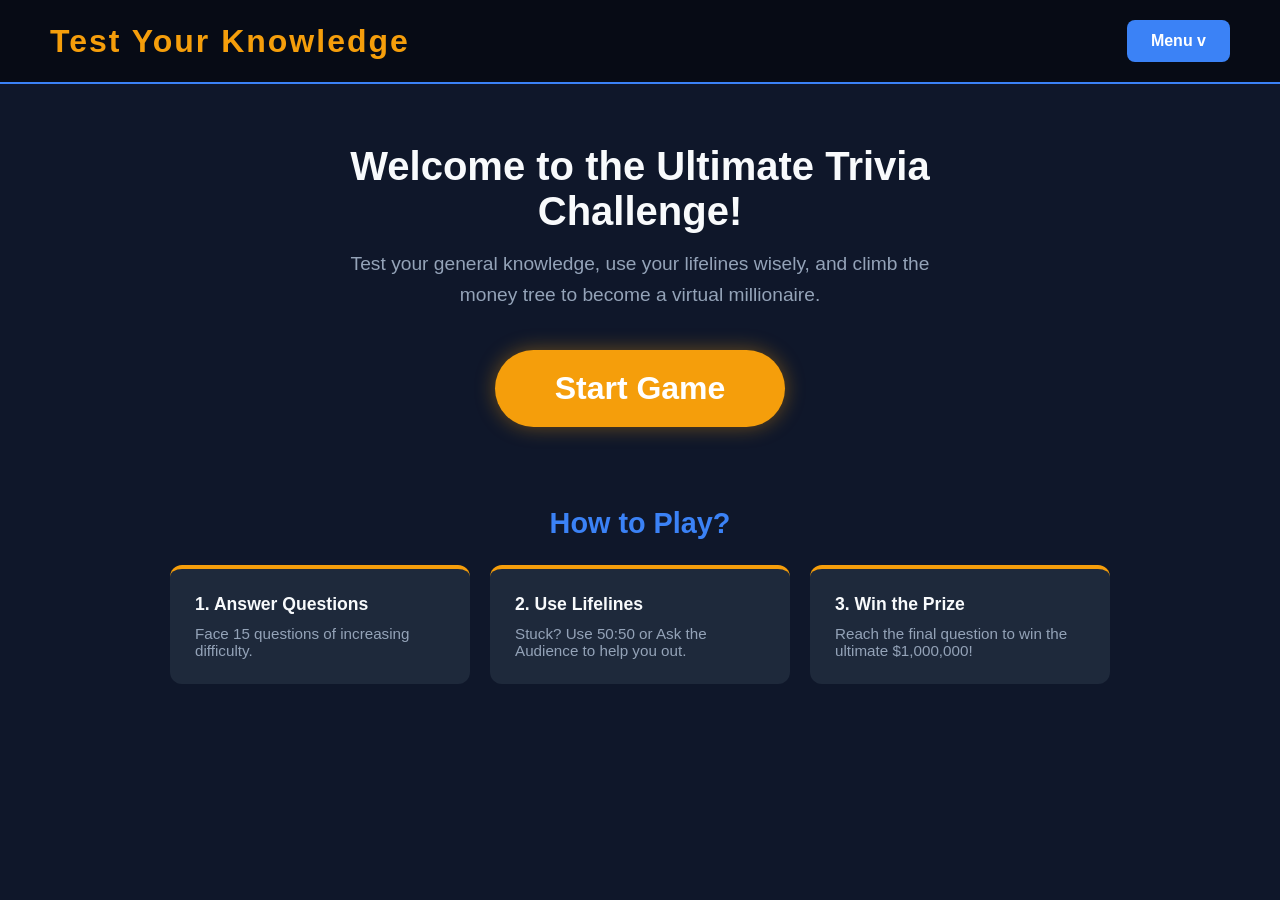
<file: index.html>
<!DOCTYPE html>
<html lang="en">
<head>
    <meta charset="UTF-8">
    <meta name="viewport" content="width=device-width, initial-scale=1.0">
    <title>Test Your Knowledge - Home</title>
    <link rel="stylesheet" href="style.css">
</head>
<body>

    <header>
        <h1>Test Your Knowledge</h1>
        <nav aria-label="Main navigation">
            <div class="dropdown">
                <button class="dropbtn" aria-haspopup="true">Menu v</button>
                <div class="dropdown-content">
                    <a href="index.html">Home</a>
                    <a href="user-panel.html">User Panel</a>
                    <a href="questions.html">Questions List</a>
                </div>
            </div>
        </nav>
    </header>

    <main class="home-main">
        <div class="hero-section">
            <h2>Welcome to the Ultimate Trivia Challenge!</h2>
            <p>Test your general knowledge, use your lifelines wisely, and climb the money tree to become a virtual millionaire.</p>
        </div>

        <a href="game.html" class="start-btn" style="text-decoration: none; display: inline-block; text-align: center;">Start Game</a>

        <div class="rules-section">
            <h3>How to Play?</h3>
            <div class="rules-grid">
                <div class="rule-box">
                    <h4>1. Answer Questions</h4>
                    <p>Face 15 questions of increasing difficulty.</p>
                </div>
                <div class="rule-box">
                    <h4>2. Use Lifelines</h4>
                    <p>Stuck? Use 50:50 or Ask the Audience to help you out.</p>
                </div>
                <div class="rule-box">
                    <h4>3. Win the Prize</h4>
                    <p>Reach the final question to win the ultimate $1,000,000!</p>
                </div>
            </div>
        </div>
    </main>

</body>
</html>
</file>
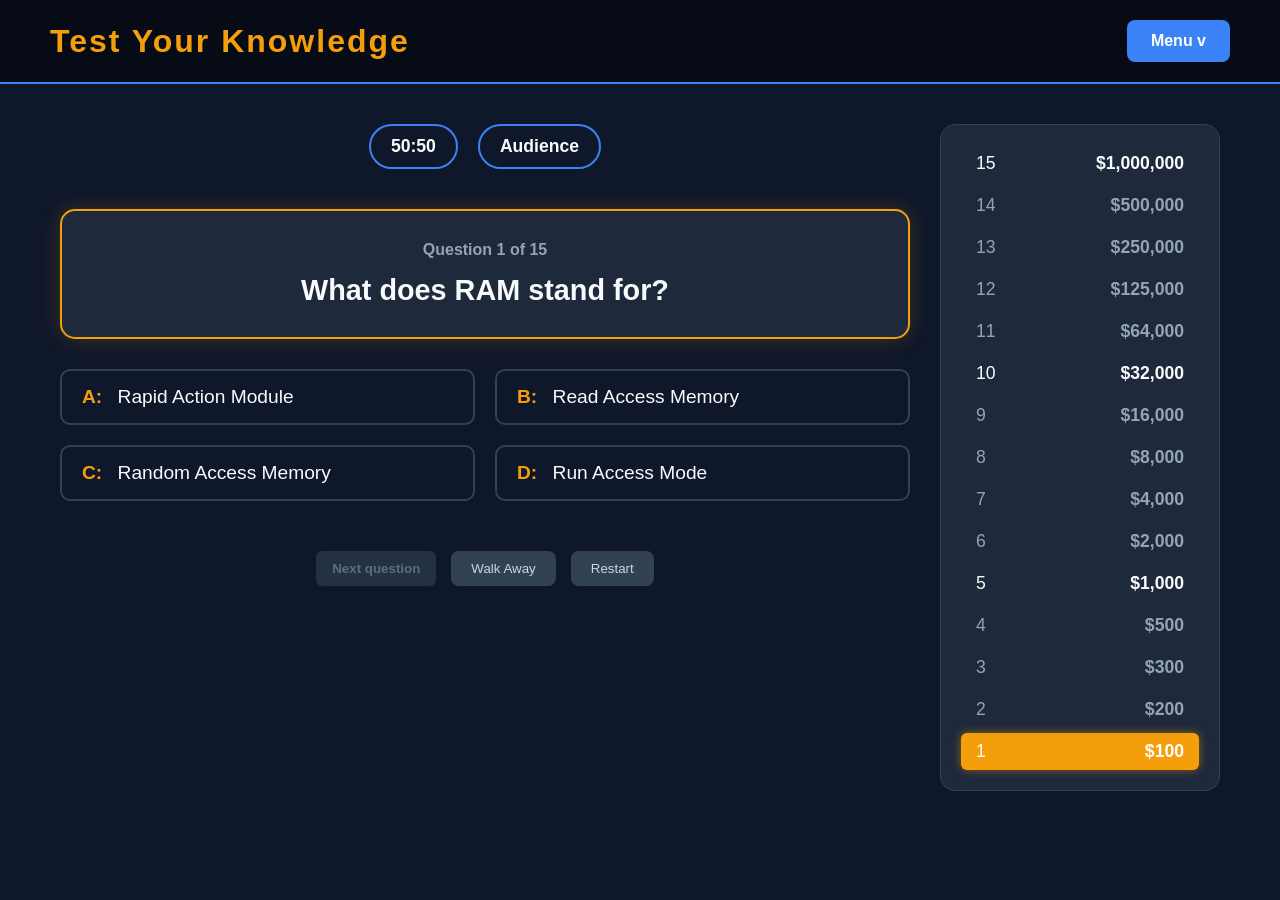
<file: game.html>
<!DOCTYPE html>
<html lang="en">
<head>
    <meta charset="UTF-8">
    <meta name="viewport" content="width=device-width, initial-scale=1.0">
    <title>Test Your Knowledge - Playing</title>
    <link rel="stylesheet" href="style.css">
</head>
<body>

    <header>
        <h1>Test Your Knowledge</h1>
        <nav aria-label="Main navigation">
            <div class="dropdown">
                <button class="dropbtn" aria-haspopup="true">Menu v</button>
                <div class="dropdown-content">
                    <a href="index.html">Home</a>
                    <a href="user-panel.html">User Panel</a>
                    <a href="questions.html">Questions List</a>
                </div>
            </div>
        </nav>
    </header>

    <main class="game-main">
        <div class="game-board">
            <div class="lifelines" aria-label="Lifelines">
                <button class="lifeline-btn" aria-label="Use fifty fifty lifeline">50:50</button>
                <button class="lifeline-btn" aria-label="Ask the audience lifeline">Audience</button>
            </div>

            <div class="question-display">
                <p id="game-status" class="game-status" aria-live="polite">Question 1 of 15</p>
                <h2 id="question-text">Loading question...</h2>
            </div>

            <div id="answers-board" class="answers-board"></div>

            <div class="game-actions">
                <button id="next-question-btn" class="page-btn" disabled>Next question</button>
                <button id="walk-away-btn" class="walk-away-btn">Walk Away</button>
                <button id="restart-game-btn" class="walk-away-btn">Restart</button>
            </div>
        </div>

        <div class="money-tree" aria-label="Prize ladder">
            <ul id="money-tree-list"></ul>
        </div>
    </main>

    <script src="js/questions-data.js"></script>
    <script src="js/game-config.js"></script>
    <script src="js/game-state.js"></script>
    <script src="js/player-stats.js"></script>
    <script src="js/game-view.js"></script>
    <script src="js/game-page.js"></script>
</body>
</html>
</file>
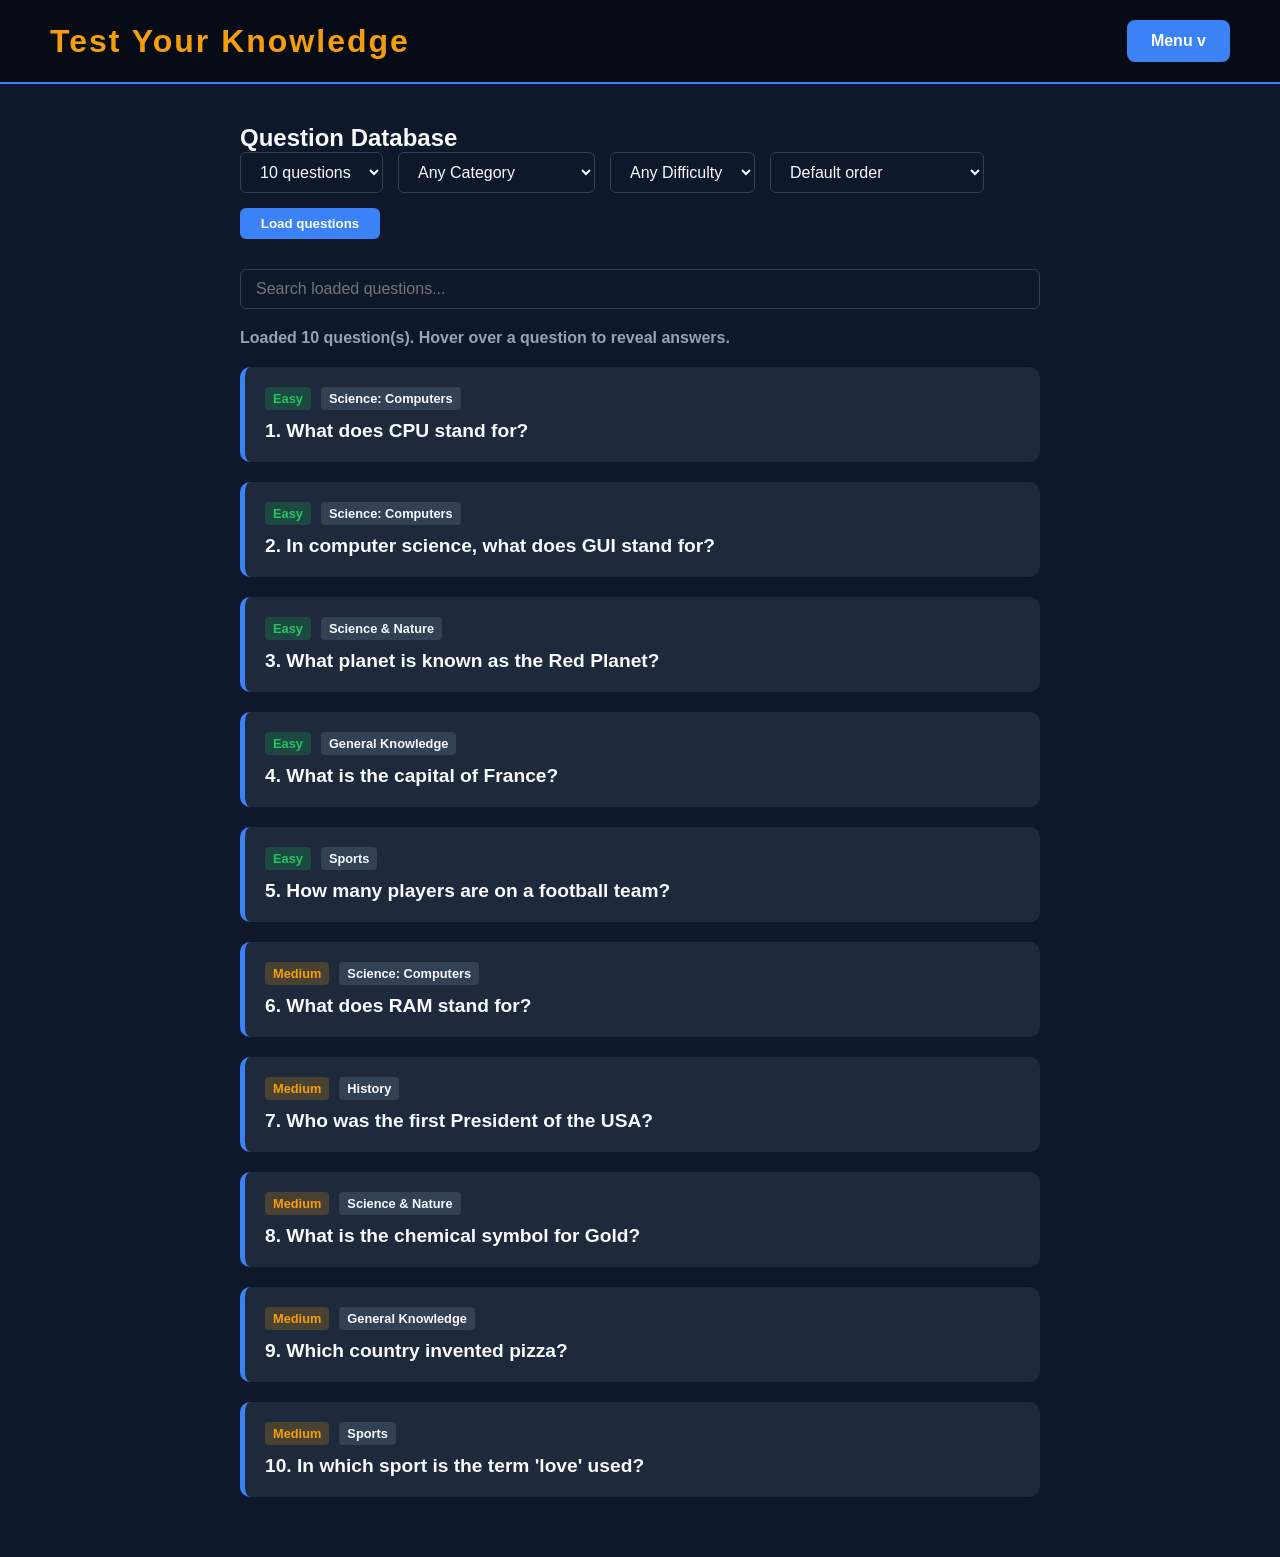
<file: questions.html>
<!DOCTYPE html>
<html lang="en">
<head>
    <meta charset="UTF-8">
    <meta name="viewport" content="width=device-width, initial-scale=1.0">
    <title>Test Your Knowledge - Questions</title>
    <link rel="stylesheet" href="style.css">
</head>
<body>

    <header>
        <h1>Test Your Knowledge</h1>
        <nav aria-label="Main navigation">
            <div class="dropdown">
                <button class="dropbtn" aria-haspopup="true">Menu v</button>
                <div class="dropdown-content">
                    <a href="index.html">Home</a>
                    <a href="user-panel.html">User Panel</a>
                    <a href="questions.html">Questions List</a>
                </div>
            </div>
        </nav>
    </header>

    <main class="questions-main">
        <div class="questions-container">
            <h2>Question Database</h2>

            <form id="questions-form" class="filters-bar">
                <label class="sr-only" for="amount">Number of questions</label>
                <select id="amount" class="filter-select" name="amount" required>
                    <option value="5">5 questions</option>
                    <option value="10" selected>10 questions</option>
                    <option value="15">15 questions</option>
                </select>

                <label class="sr-only" for="category">Category</label>
                <select id="category" class="filter-select" name="category">
                    <option value="">Any Category</option>
                    <option value="9">General Knowledge</option>
                    <option value="17">Science & Nature</option>
                    <option value="18">Science: Computers</option>
                    <option value="21">Sports</option>
                    <option value="23">History</option>
                </select>

                <label class="sr-only" for="difficulty">Difficulty</label>
                <select id="difficulty" class="filter-select" name="difficulty">
                    <option value="">Any Difficulty</option>
                    <option value="easy">Easy</option>
                    <option value="medium">Medium</option>
                    <option value="hard">Hard</option>
                </select>

                <label class="sr-only" for="sort">Sort questions</label>
                <select id="sort" class="filter-select" name="sort">
                    <option value="default">Default order</option>
                    <option value="difficulty-asc">Difficulty: Easy to Hard</option>
                    <option value="difficulty-desc">Difficulty: Hard to Easy</option>
                    <option value="category-asc">Category A-Z</option>
                    <option value="question-asc">Question A-Z</option>
                </select>

                <button type="submit" class="page-btn">Load questions</button>
            </form>

            <label class="sr-only" for="search-input">Search loaded questions</label>
            <input
                type="text"
                id="search-input"
                class="search-input questions-search"
                placeholder="Search loaded questions..."
            >

            <p id="questions-status" class="questions-status" aria-live="polite">Choose filters and load questions.</p>

            <div id="questions-list" class="questions-list" aria-live="polite"></div>
        </div>
    </main>

    <script src="js/questions-data.js"></script>
    <script src="js/questions-service.js"></script>
    <script src="js/questions-view.js"></script>
    <script src="js/questions-page.js"></script>
</body>
</html>
</file>
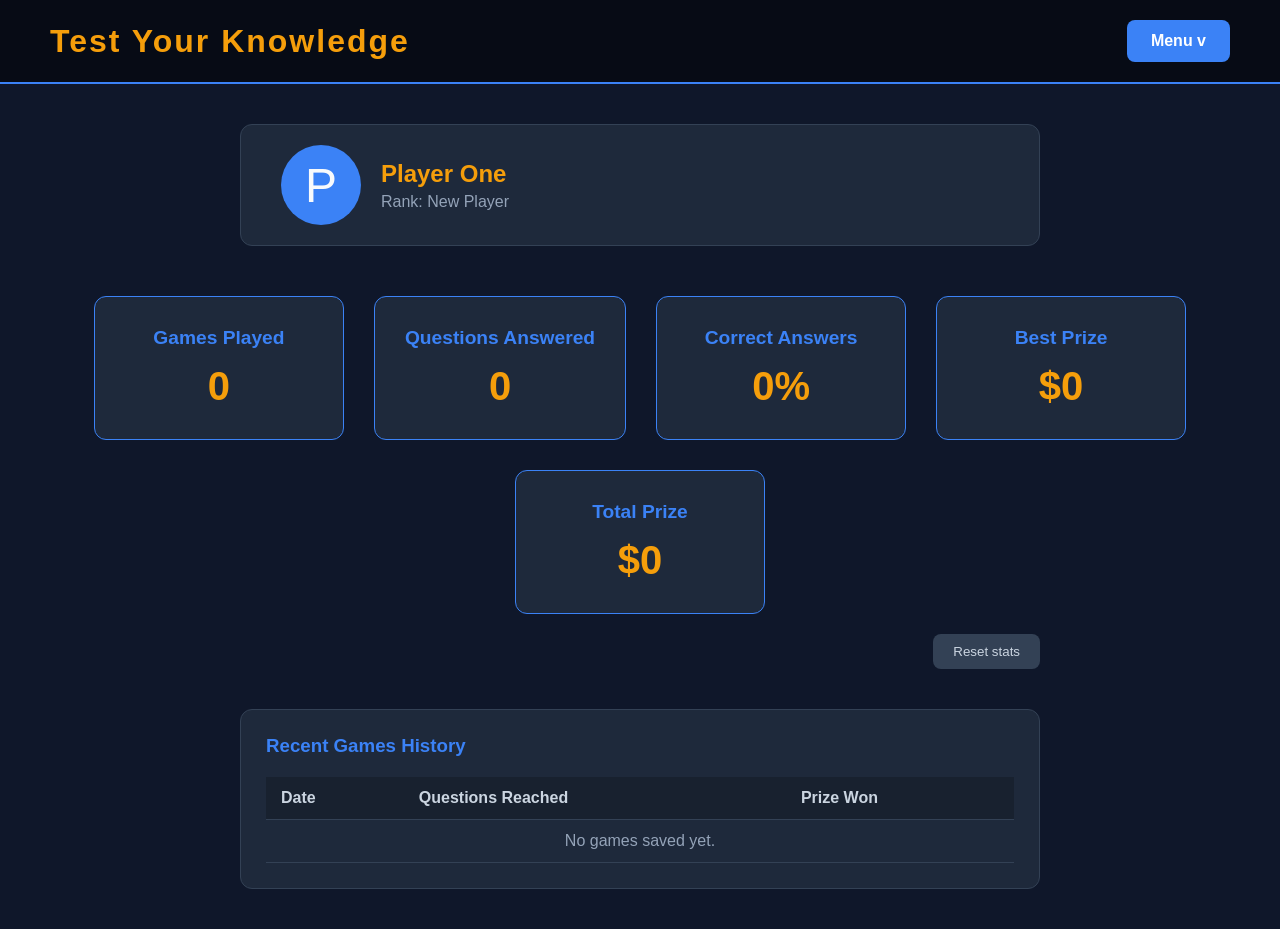
<file: user-panel.html>
<!DOCTYPE html>
<html lang="en">
<head>
    <meta charset="UTF-8">
    <meta name="viewport" content="width=device-width, initial-scale=1.0">
    <title>Test Your Knowledge - User Panel</title>
    <link rel="stylesheet" href="style.css">
</head>
<body>

    <header>
        <h1>Test Your Knowledge</h1>
        <nav aria-label="Main navigation">
            <div class="dropdown">
                <button class="dropbtn" aria-haspopup="true">Menu v</button>
                <div class="dropdown-content">
                    <a href="index.html">Home</a>
                    <a href="user-panel.html">User Panel</a>
                    <a href="questions.html">Questions List</a>
                </div>
            </div>
        </nav>
    </header>

    <main class="panel-main">
        <div class="profile-header">
            <div class="avatar" aria-hidden="true">P</div>
            <div class="profile-info">
                <h2>Player One</h2>
                <p>Rank: New Player</p>
            </div>
        </div>

        <div class="stats-container">
            <div class="stat-card">
                <h3>Games Played</h3>
                <p>0</p>
            </div>
            <div class="stat-card">
                <h3>Questions Answered</h3>
                <p>0</p>
            </div>
            <div class="stat-card">
                <h3>Correct Answers</h3>
                <p>0%</p>
            </div>
            <div class="stat-card">
                <h3>Best Prize</h3>
                <p>$0</p>
            </div>
            <div class="stat-card">
                <h3>Total Prize</h3>
                <p>$0</p>
            </div>
        </div>

        <div class="panel-actions">
            <button id="reset-stats-btn" class="walk-away-btn reset-stats-btn">Reset stats</button>
        </div>

        <div class="history-section">
            <h3>Recent Games History</h3>
            <table class="history-table">
                <thead>
                    <tr>
                        <th>Date</th>
                        <th>Questions Reached</th>
                        <th>Prize Won</th>
                    </tr>
                </thead>
                <tbody>
                    <tr class="empty-history-row">
                        <td colspan="3">No games saved yet.</td>
                    </tr>
                </tbody>
            </table>
        </div>
    </main>

    <script src="js/player-stats.js"></script>
    <script src="js/user-panel-page.js"></script>
</body>
</html>
</file>
<file: style.css>
/* style.css */
:root {
    --bg-color: #0f172a;
    --text-color: #f8fafc;
    --primary: #3b82f6;
    --primary-hover: #2563eb;
    --accent: #f59e0b;
    --correct: #22c55e;
    --card-bg: #1e293b;
}

* {
    margin: 0;
    padding: 0;
    box-sizing: border-box;
    font-family: 'Segoe UI', Tahoma, Geneva, Verdana, sans-serif;
}

body {
    background-color: var(--bg-color);
    color: var(--text-color);
    display: flex;
    flex-direction: column;
    align-items: center;
    min-height: 100vh;
}

.sr-only {
    position: absolute;
    width: 1px;
    height: 1px;
    padding: 0;
    margin: -1px;
    overflow: hidden;
    clip: rect(0, 0, 0, 0);
    white-space: nowrap;
    border: 0;
}

button:focus-visible,
a:focus-visible,
select:focus-visible,
input:focus-visible,
.question-item:focus-visible {
    outline: 3px solid var(--accent);
    outline-offset: 3px;
}

/* Header & Navigation */
header {
    width: 100%;
    padding: 20px 50px;
    display: flex;
    justify-content: space-between;
    align-items: center;
    background-color: rgba(0, 0, 0, 0.5);
    border-bottom: 2px solid var(--primary);
}

header h1 {
    color: var(--accent);
    letter-spacing: 2px;
}

/* Dropdown Menu */
.dropdown {
    position: relative;
    display: inline-block;
}

.dropbtn {
    background-color: var(--primary);
    color: white;
    padding: 12px 24px;
    font-size: 16px;
    border: none;
    border-radius: 8px;
    cursor: pointer;
    font-weight: bold;
    transition: background-color 0.3s ease;
}

.dropbtn:hover {
    background-color: var(--primary-hover);
}

.dropdown-content {
    display: none;
    position: absolute;
    right: 0;
    background-color: var(--card-bg);
    min-width: 200px;
    box-shadow: 0px 8px 16px 0px rgba(0,0,0,0.5);
    border-radius: 8px;
    overflow: hidden;
    z-index: 1;
}

.dropdown-content a {
    color: var(--text-color);
    padding: 12px 16px;
    text-decoration: none;
    display: block;
    transition: background-color 0.3s;
}

.dropdown-content a:hover {
    background-color: var(--primary);
}

.dropdown:hover .dropdown-content {
    display: block;
}

/* Main Content Wrapper */
main {
    flex: 1;
    display: flex;
    flex-direction: column;
    align-items: center;
    justify-content: center;
    width: 100%;
    max-width: 1200px;
    padding: 40px 20px;
}

/* Start Button (Home Page) */
.start-btn {
    background-color: var(--accent);
    color: #fff;
    font-size: 2rem;
    padding: 20px 60px;
    border: none;
    border-radius: 50px;
    cursor: pointer;
    font-weight: bold;
    box-shadow: 0 0 20px rgba(245, 158, 11, 0.4);
    transition: transform 0.2s, box-shadow 0.2s;
}

.start-btn:hover {
    transform: scale(1.05);
    box-shadow: 0 0 30px rgba(245, 158, 11, 0.7);
}

/* User Panel Stats */
.stats-container {
    display: flex;
    gap: 30px;
    margin-top: 30px;
    flex-wrap: wrap;
    justify-content: center;
}

.stat-card {
    background-color: var(--card-bg);
    padding: 30px;
    border-radius: 12px;
    text-align: center;
    min-width: 250px;
    border: 1px solid var(--primary);
}

.stat-card h3 {
    font-size: 1.2rem;
    color: var(--primary);
    margin-bottom: 15px;
}

.stat-card p {
    font-size: 2.5rem;
    font-weight: bold;
    color: var(--accent);
}

/* Questions List */
.questions-container {
    width: 100%;
    max-width: 800px;
}

.question-item {
    background-color: var(--card-bg);
    margin-bottom: 20px;
    padding: 20px;
    border-radius: 10px;
    border-left: 5px solid var(--primary);
    cursor: pointer;
    transition: background-color 0.3s;
}

.question-item:hover {
    background-color: #283548;
}

.question-text {
    font-size: 1.2rem;
    font-weight: bold;
}

.answers-list {
    list-style-type: none;
    margin-top: 15px;
    display: none; /* Ukryte domyślnie */
    grid-template-columns: 1fr 1fr;
    gap: 10px;
}

/* Pokaż odpowiedzi po najechaniu na pytanie */
.question-item:hover .answers-list,
.question-item:focus-within .answers-list,
.question-item:focus .answers-list {
    display: grid;
}

.answer-box {
    background-color: #0f172a;
    padding: 10px 15px;
    border-radius: 6px;
    border: 1px solid #334155;
    color: #cbd5e1;
}

/* Podświetlanie poprawnej odpowiedzi podczas hovera */
.question-item:hover .answer-box.correct,
.question-item:focus-within .answer-box.correct,
.question-item:focus .answer-box.correct {
    background-color: rgba(34, 197, 94, 0.2);
    border-color: var(--correct);
    color: var(--correct);
    font-weight: bold;
}

.home-main {
    justify-content: flex-start;
    gap: 40px;
    padding-top: 60px;
}

.hero-section {
    text-align: center;
    max-width: 600px;
}

.hero-section h2 {
    font-size: 2.5rem;
    color: var(--text-color);
    margin-bottom: 15px;
}

.hero-section p {
    font-size: 1.2rem;
    color: #94a3b8;
    line-height: 1.6;
}

.rules-section {
    width: 100%;
    margin-top: 40px;
    text-align: center;
}

.rules-section h3 {
    color: var(--primary);
    font-size: 1.8rem;
    margin-bottom: 25px;
}

.rules-grid {
    display: flex;
    gap: 20px;
    justify-content: center;
    flex-wrap: wrap;
}

.rule-box {
    background-color: var(--card-bg);
    padding: 25px;
    border-radius: 12px;
    border-top: 4px solid var(--accent);
    flex: 1;
    min-width: 250px;
    max-width: 300px;
    text-align: left;
    transition: transform 0.3s ease;
}

.rule-box:hover {
    transform: translateY(-5px);
}

.rule-box h4 {
    color: var(--text-color);
    margin-bottom: 10px;
    font-size: 1.1rem;
}

.rule-box p {
    color: #94a3b8;
    font-size: 0.95rem;
}

.questions-search {
    width: 100%;
    margin-bottom: 20px;
}

.questions-status {
    color: #94a3b8;
    margin-bottom: 20px;
    font-weight: bold;
}

.questions-status.loading::before {
    content: "";
    display: inline-block;
    width: 12px;
    height: 12px;
    margin-right: 8px;
    border: 2px solid #334155;
    border-top-color: var(--accent);
    border-radius: 50%;
    vertical-align: -2px;
    animation: spin 0.8s linear infinite;
}

.questions-status.error {
    color: #fecaca;
}

@keyframes spin {
    to {
        transform: rotate(360deg);
    }
}

.questions-list {
    width: 100%;
}

.filters-bar .page-btn {
    min-width: 140px;
}

/* User Panel  */
.panel-main {
    align-items: center;
    justify-content: flex-start;
}

.profile-header {
    display: flex;
    align-items: center;
    gap: 20px;
    background-color: var(--card-bg);
    padding: 20px 40px;
    border-radius: 12px;
    border: 1px solid #334155;
    margin-bottom: 20px;
    width: 100%;
    max-width: 800px;
}

.avatar {
    font-size: 3rem;
    background-color: var(--primary);
    width: 80px;
    height: 80px;
    display: flex;
    justify-content: center;
    align-items: center;
    border-radius: 50%;
}

.profile-info h2 {
    color: var(--accent);
    margin-bottom: 5px;
}

.profile-info p {
    color: #94a3b8;
}

.history-section {
    width: 100%;
    max-width: 800px;
    margin-top: 40px;
    background-color: var(--card-bg);
    padding: 25px;
    border-radius: 12px;
    border: 1px solid #334155;
}

.panel-actions {
    width: 100%;
    max-width: 800px;
    display: flex;
    justify-content: flex-end;
    margin-top: 20px;
}

.reset-stats-btn {
    background-color: rgba(239, 68, 68, 0.2);
    color: #fecaca;
}

.reset-stats-btn:hover {
    background-color: rgba(239, 68, 68, 0.35);
}

.history-section h3 {
    color: var(--primary);
    margin-bottom: 20px;
}

.history-table {
    width: 100%;
    border-collapse: collapse;
    text-align: left;
}

.history-table th, .history-table td {
    padding: 12px 15px;
    border-bottom: 1px solid #334155;
}

.history-table th {
    color: #cbd5e1;
    font-weight: bold;
    background-color: rgba(0,0,0,0.2);
}

.history-table tr:hover {
    background-color: rgba(255, 255, 255, 0.05);
}

.empty-history-row td {
    color: #94a3b8;
    text-align: center;
}

/*  Questions List  */
.questions-main {
    justify-content: flex-start;
}

.filters-bar {
    display: flex;
    gap: 15px;
    margin-bottom: 30px;
    flex-wrap: wrap;
}

.search-input, .filter-select {
    padding: 10px 15px;
    background-color: #0f172a;
    border: 1px solid #334155;
    color: var(--text-color);
    border-radius: 6px;
    font-size: 1rem;
    outline: none;
}

.search-input {
    flex: 1;
    min-width: 200px;
}

.search-input:focus, .filter-select:focus {
    border-color: var(--primary);
}

.question-header {
    display: flex;
    gap: 10px;
    margin-bottom: 10px;
}

.difficulty-badge, .category-badge {
    font-size: 0.8rem;
    padding: 4px 8px;
    border-radius: 4px;
    font-weight: bold;
}

.category-badge {
    background-color: #334155;
    color: #f8fafc;
}

.difficulty-badge.easy { background-color: rgba(34, 197, 94, 0.2); color: #22c55e; }
.difficulty-badge.medium { background-color: rgba(245, 158, 11, 0.2); color: #f59e0b; }
.difficulty-badge.hard { background-color: rgba(239, 68, 68, 0.2); color: #ef4444; }

.pagination {
    display: flex;
    justify-content: space-between;
    align-items: center;
    margin-top: 30px;
    background-color: var(--card-bg);
    padding: 15px 20px;
    border-radius: 8px;
}

.page-btn {
    background-color: var(--primary);
    color: white;
    border: none;
    padding: 8px 16px;
    border-radius: 6px;
    cursor: pointer;
    font-weight: bold;
    transition: background-color 0.3s;
}

.page-btn:hover {
    background-color: var(--primary-hover);
}

.page-info {
    color: #94a3b8;
    font-weight: bold;
}

/*  Game Page  */

.game-main {
    flex-direction: row; /* Układ obok siebie */
    align-items: flex-start;
    gap: 30px;
    padding-top: 40px;
}

/* Lewa strona (Pytania i odpowiedzi) */
.game-board {
    flex: 1;
    display: flex;
    flex-direction: column;
    align-items: center;
    width: 100%;
}

.lifelines {
    display: flex;
    gap: 20px;
    margin-bottom: 40px;
}

.lifeline-btn {
    background-color: transparent;
    border: 2px solid var(--primary);
    color: var(--text-color);
    padding: 10px 20px;
    border-radius: 50px;
    font-size: 1.1rem;
    font-weight: bold;
    cursor: pointer;
    transition: all 0.3s ease;
}

.lifeline-btn:hover {
    background-color: var(--primary);
    box-shadow: 0 0 15px rgba(59, 130, 246, 0.5);
}

.lifeline-btn:disabled {
    border-color: #334155;
    color: #64748b;
    cursor: not-allowed;
    opacity: 0.7;
    box-shadow: none;
}

.lifeline-btn:disabled:hover {
    background-color: transparent;
    box-shadow: none;
}

.question-display {
    width: 100%;
    background-color: var(--card-bg);
    border: 2px solid var(--accent);
    padding: 30px 40px;
    border-radius: 15px;
    text-align: center;
    margin-bottom: 30px;
    box-shadow: 0 0 20px rgba(245, 158, 11, 0.2);
}

.question-display h2 {
    font-size: 1.8rem;
    color: var(--text-color);
}

.answers-board {
    width: 100%;
    display: grid;
    grid-template-columns: 1fr 1fr;
    gap: 20px;
    margin-bottom: 30px;
}

.answer-btn {
    background-color: #0f172a;
    border: 2px solid #334155;
    color: var(--text-color);
    padding: 15px 20px;
    font-size: 1.2rem;
    border-radius: 10px;
    cursor: pointer;
    text-align: left;
    transition: all 0.3s ease;
}

.answer-btn .letter {
    color: var(--accent);
    font-weight: bold;
    margin-right: 10px;
}

.answer-btn:hover {
    border-color: var(--primary);
    background-color: rgba(59, 130, 246, 0.1);
}

/* Stan "wybrana odpowiedź" (do późniejszego użycia w JS) */
.answer-btn.selected {
    background-color: var(--accent);
    border-color: var(--accent);
    color: #fff;
}
.answer-btn.selected .letter { color: #fff; }

.game-actions {
    margin-top: 20px;
}

.walk-away-btn {
    background-color: #334155;
    color: #cbd5e1;
    border: none;
    padding: 10px 20px;
    border-radius: 8px;
    cursor: pointer;
    transition: background-color 0.3s;
}

.walk-away-btn:hover {
    background-color: #475569;
}

.game-status {
    color: #94a3b8;
    margin-bottom: 15px;
    font-weight: bold;
}

.answer-btn.correct {
    background-color: rgba(34, 197, 94, 0.2);
    border-color: var(--correct);
    color: var(--correct);
    font-weight: bold;
}

.answer-btn.wrong {
    background-color: rgba(239, 68, 68, 0.2);
    border-color: #ef4444;
    color: #ef4444;
    font-weight: bold;
}

.answer-btn:disabled {
    cursor: not-allowed;
}

.game-actions {
    display: flex;
    gap: 15px;
    flex-wrap: wrap;
    justify-content: center;
}

.page-btn.disabled,
.page-btn:disabled {
    background-color: #334155;
    color: #94a3b8;
    cursor: not-allowed;
    opacity: 0.6;
    box-shadow: none;
    transform: none;
}

.page-btn {
    transition: all 0.3s ease;
}

/* Prawa strona (Drzewko wygranych) */
.money-tree {
    width: 280px;
    background-color: var(--card-bg);
    padding: 20px;
    border-radius: 15px;
    border: 1px solid #334155;
}

.money-tree ul {
    list-style: none;
    display: flex;
    flex-direction: column;
    gap: 5px;
}

.prize-level {
    display: flex;
    justify-content: space-between;
    padding: 8px 15px;
    border-radius: 6px;
    color: #94a3b8;
    font-size: 1.1rem;
}

.prize-level span {
    font-weight: bold;
}

/* Stany nagród */
.prize-level.safe-haven {
    color: var(--text-color);
}

.prize-level.passed {
    opacity: 0.5;
}

.prize-level.current {
    background-color: var(--accent);
    color: #fff;
    box-shadow: 0 0 10px rgba(245, 158, 11, 0.5);
}

/* RWD - Responsywność dla mniejszych ekranów */
@media (max-width: 900px) {
    .game-main {
        flex-direction: column;
        align-items: center;
    }
    .money-tree {
        width: 100%;
        max-width: 400px;
    }
    .answers-board {
        grid-template-columns: 1fr; /* Odpowiedzi jedna pod drugą na telefonach */
    }
}
</file>
